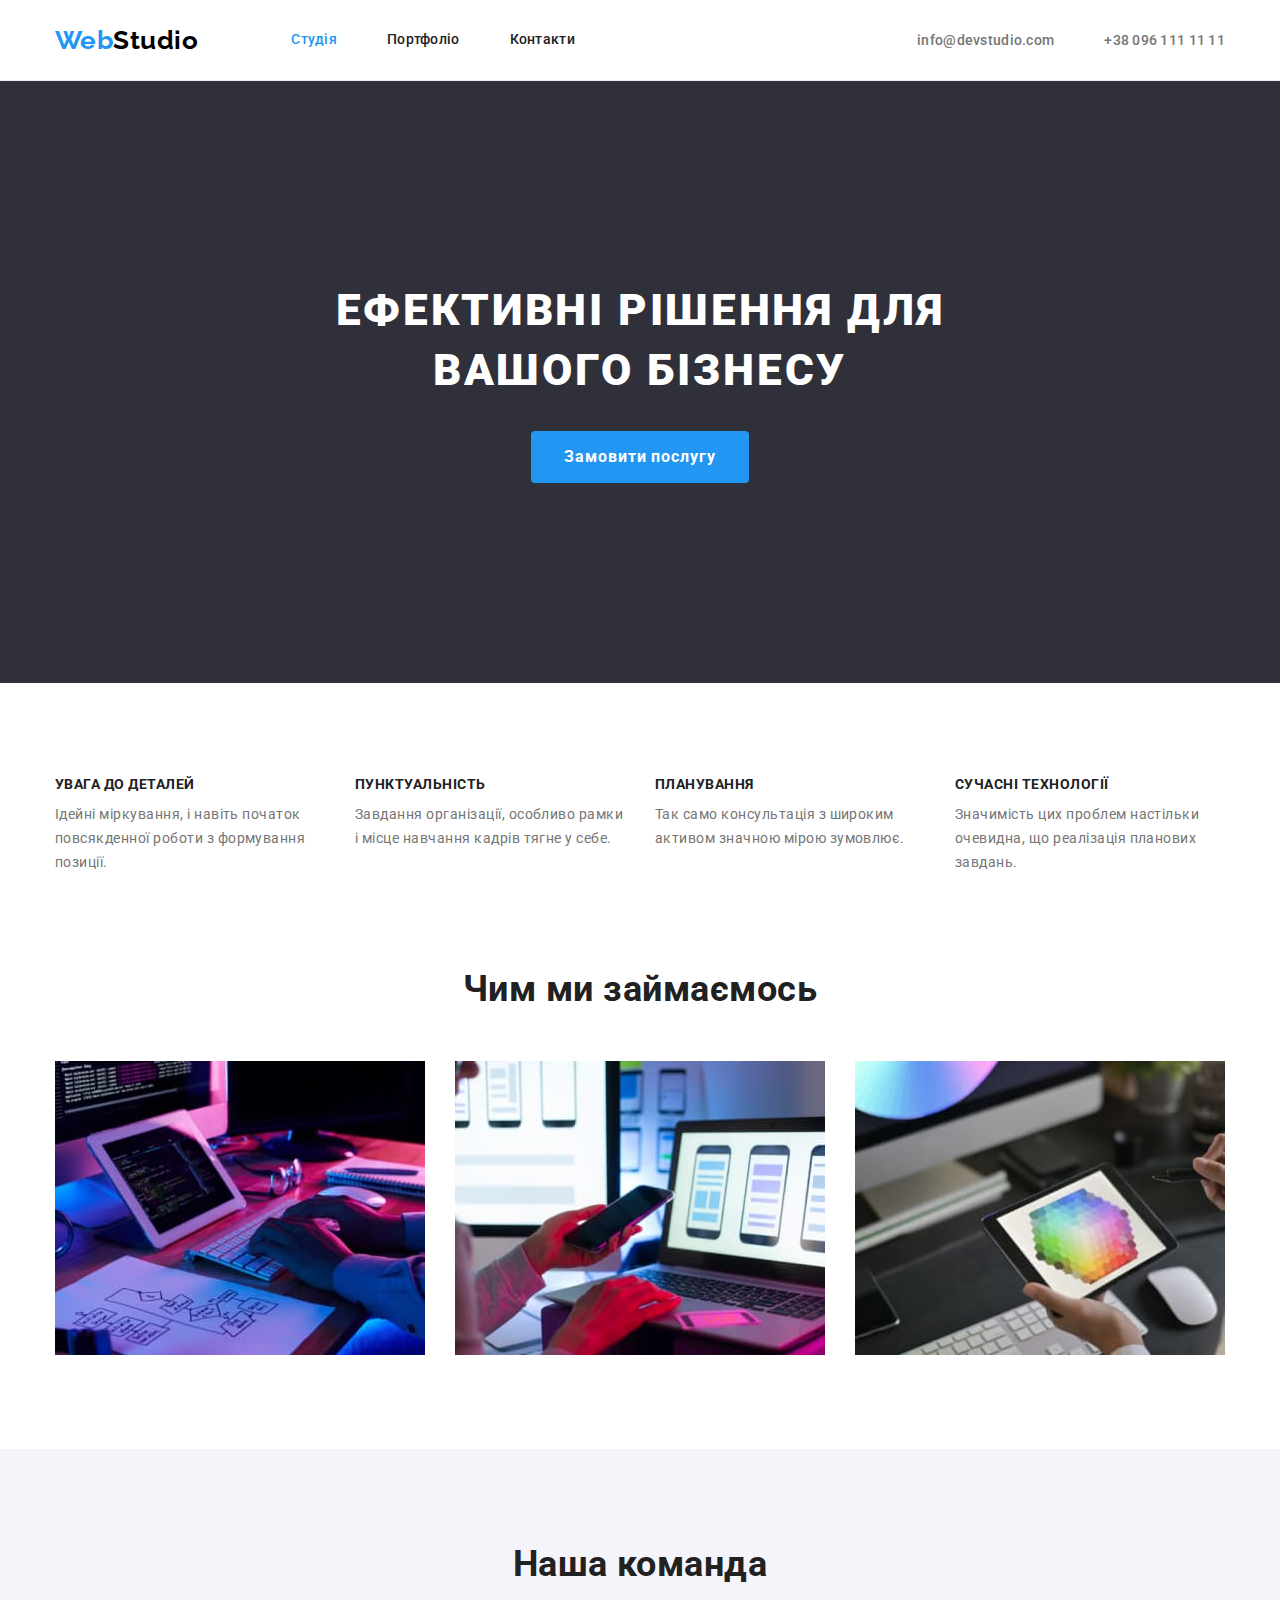
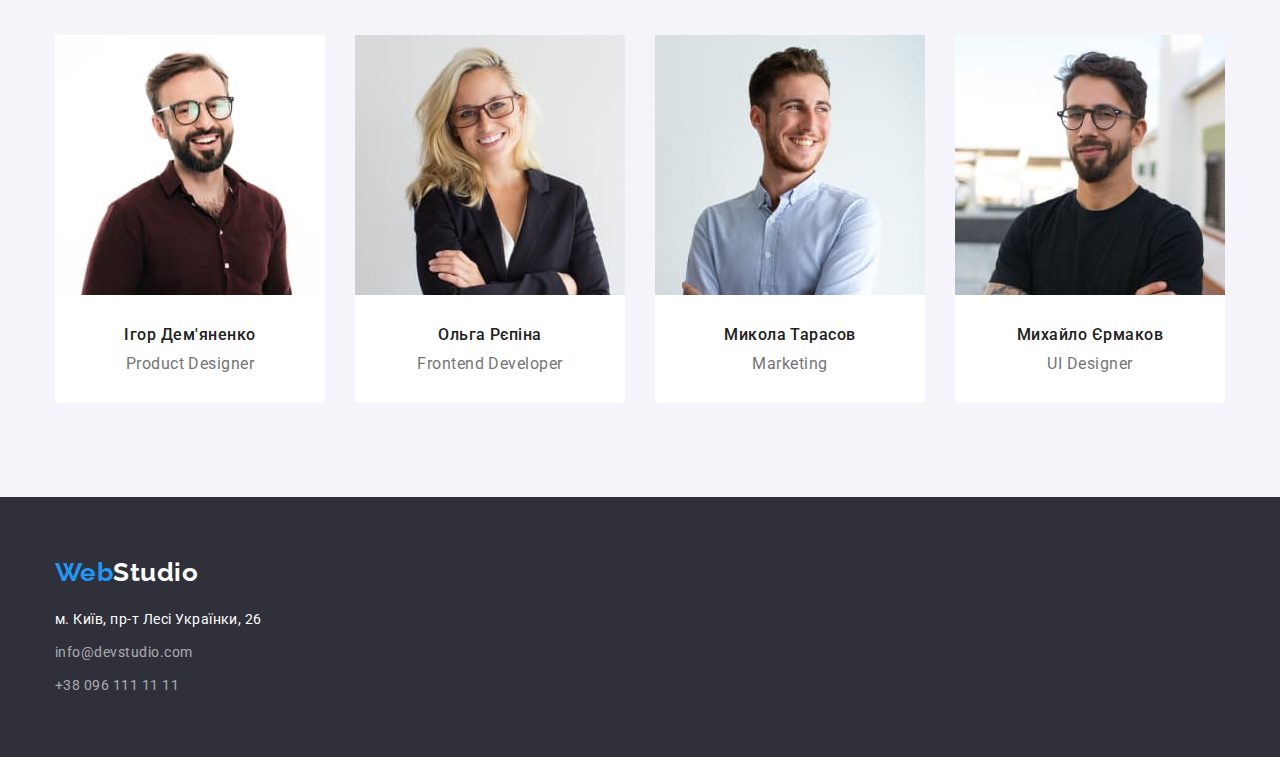
<file: index.html>
<!DOCTYPE html>
<html lang="uk">
  <head>
    <meta charset="UTF-8" />
    <meta http-equiv="X-UA-Compatible" content="IE=edge" />
    <meta name="viewport" content="width=device-width, initial-scale=1.0" />
    <title>WebStudio</title>

    <link rel="preconnect" href="https://fonts.googleapis.com" />
    <link rel="preconnect" href="https://fonts.gstatic.com" crossorigin />
    <link
      href="https://fonts.googleapis.com/css2?family=Raleway:wght@700&family=Roboto:wght@400;500;700;900&display=swap"
      rel="stylesheet"
    />
    <link
      rel="stylesheet"
      href="https://cdnjs.cloudflare.com/ajax/libs/modern-normalize/1.1.0/modern-normalize.min.css"
    />
    <link rel="stylesheet" href="./css/styles.css" />
  </head>

  <body>
    <header class="page-header">
      <div class="container">
        <div class="header-container">
      <nav class=" main-nav">
        <a href="./index.html" class="logo"
          ><span class="accent">Web</span>Studio</a
        >
        <ul class="site-nav list">
          <li class="item">
            <a href="./index.html" class="link current">Студія</a>
          </li>
          <li class="item">
            <a href="./portfolio.html" class="link">Портфоліо</a>
          </li>
          <li class="item"><a href="#" class="link">Контакти</a></li>
        </ul>
</nav>
        <ul class="contacts list">
          <li class="item">
            <a href="mailto:info@devstudio.com" class="link"
              >info@devstudio.com</a
            >
          </li>
          <li class="item">
            <a href="tel:+380961111111" class="link">+38 096 111 11 11</a>
          </li>
        </ul>
        </div>
      </div>
    </header>

    <main>
      <section class="hero">
        <div class="container">
          <h1 class="hero-title">Ефективні рішення для вашого бізнесу</h1>
          <button type="button" class="hero-button">Замовити послугу</button>
        </div>
      </section>

      <section class="benefits no-padding">
        <div class="container">
          <h2 class="visually-hidden">Наші переваги</h2>
          <ul class="benefits-list list">
            <li class="item">
              <h3 class="benefits-title">Увага до деталей</h3>
              <p class="benefits-text">
                Ідейні міркування, і навіть початок повсякденної роботи з
                формування позиції.
              </p>
            </li>
            <li class="item">
              <h3 class="benefits-title">Пунктуальність</h3>
              <p class="benefits-text">
                Завдання організації, особливо рамки і місце навчання кадрів
                тягне у себе.
              </p>
            </li>
            <li class="item">
              <h3 class="benefits-title">Планування</h3>
              <p class="benefits-text">
                Так само консультація з широким активом значною мірою зумовлює.
              </p>
            </li>
            <li class="item">
              <h3 class="benefits-title">Сучасні технології</h3>
              <p class="benefits-text">
                Значимість цих проблем настільки очевидна, що реалізація
                планових завдань.
              </p>
            </li>
          </ul>
        </div>
      </section>

      <section class="tasks">
        <div class="container">
          <h2 class="section-title">Чим ми займаємось</h2>
          <ul class="tasks-list list">
            <li class="item">
              <img
                src="./images/img1.jpg"
                alt="Програміст набирає код на клавіатурі"
                width="370"
              />
            </li>
            <li class="item">
              <img
                src="./images/img2.jpg"
                alt="Дизайнер створює дизайн мобільного додатку"
                width="370"
              />
            </li>
            <li class="item">
              <img
                src="./images/img3.jpg"
                alt="Дизайнер вибирає палітру кольорів"
                width="370"
              />
            </li>
          </ul>
        </div>
      </section>
      <section class="comand">
        <div class="container">
          <h2 class="section-title">Наша команда</h2>
          <ul class="comand-list list">
            <li class="comand-card">
              <img src="./images/img21.jpg" alt="Дизайнер" width="270" />
              <div class="comand-desc">
              <h3 class="comand-title">Ігор Дем'яненко</h3>
              <p lang="en" class="comand-text">Product Designer</p>
              </div>
            </li>
            <li class="comand-card">
              <img src="./images/img22.jpg" alt="Розробник" width="270" />
              <div class="comand-desc">
              <h3 class="comand-title">Ольга Рєпіна</h3>
              <p lang="en" class="comand-text">Frontend Developer</p>
                 </div>
            </li>
            <li class="comand-card">
              <img src="./images/img23.jpg" alt="Маркетолог" width="270" />
              <div class="comand-desc">
              <h3 class="comand-title">Микола Тарасов</h3>
              <p lang="en" class="comand-text">Marketing</p>
                </div>
            </li>
            <li class="comand-card">
              <img
                src="./images/img24.jpg"
                alt="Дизайнер користувацького інтерфейсу"
                width="270"
              />
              <div class="comand-desc">
              <h3 class="comand-title">Михайло Єрмаков</h3>
              <p lang="en" class="comand-text">UI Designer</p>
            </li>
               </div>
          </ul>
        </div>
      </section>
    </main>
    <footer class="page-footer">
      <div class="container">
        <a href="./index.html" class="logo link"
          ><span class="accent">Web</span>Studio</a
        >
        <address>
          <ul class="list">
            <li class="item">
              <a
                href="https://goo.gl/maps/CPtrU1FHBa2aNyZL9"
                target="_blank"
                rel="noopener noreferrer nofollow"
                class="adress link"
                >м. Київ, пр-т Лесі Українки, 26</a
              >
            </li>
            <li class="item">
              <a href="mailto:info@devstudio.com" class="contacts link"
                >info@devstudio.com</a
              >
            </li>
            <li class="item">
              <a href="tel:+380961111111" class="contacts link"
                >+38 096 111 11 11</a
              >
            </li>
          </ul>
        </address>
      </div>
    </footer>
  </body>
</html>
</file>
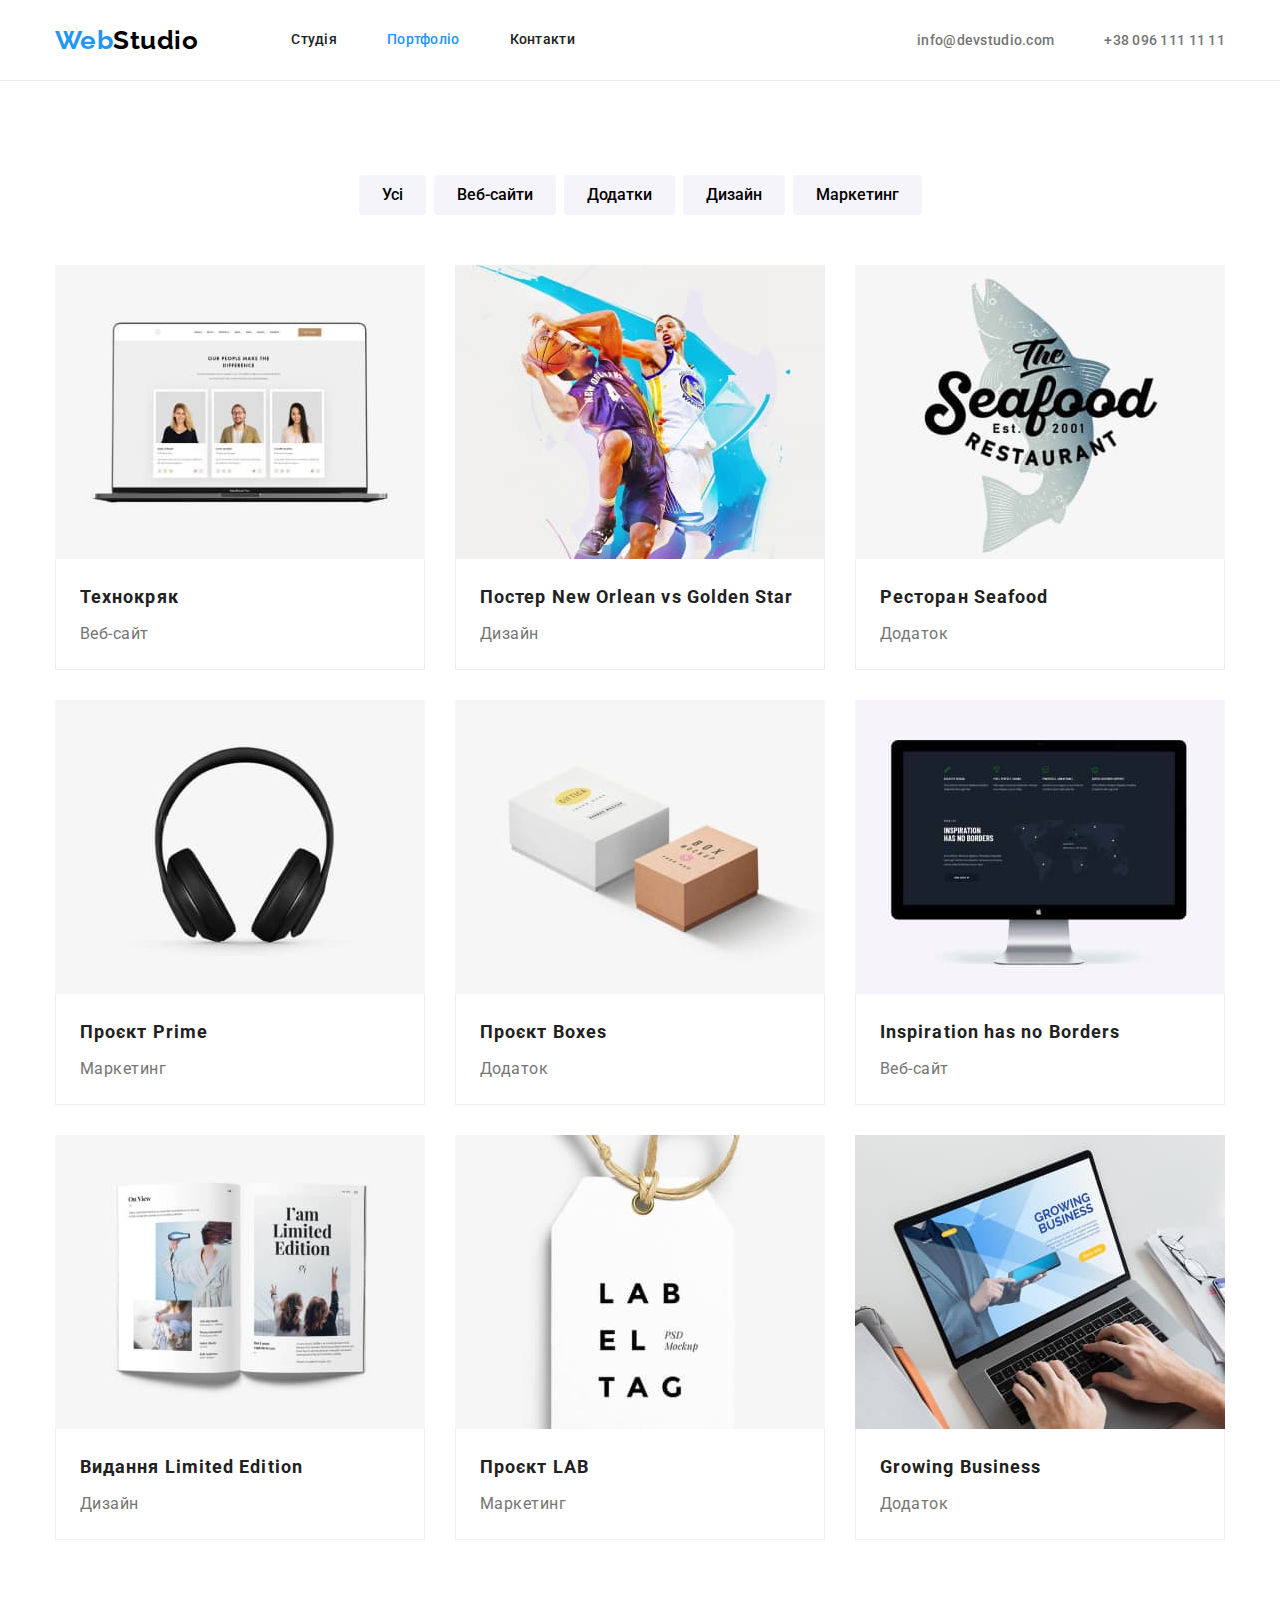
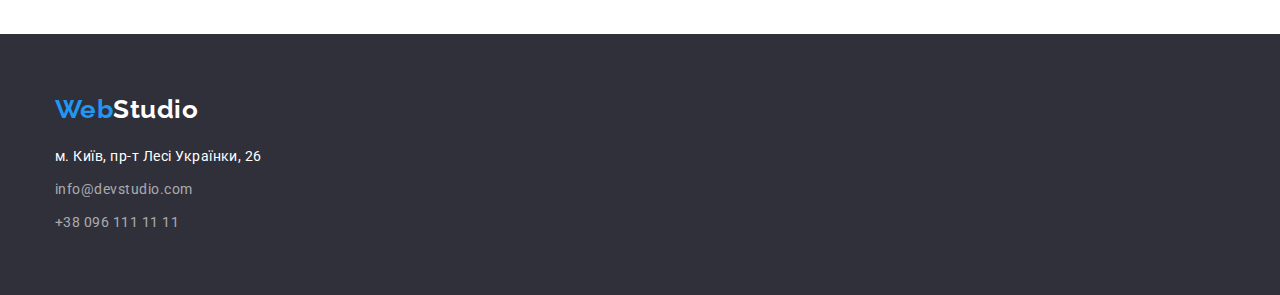
<file: portfolio.html>
<!DOCTYPE html>
<html lang="uk">
  <head>
    <meta charset="UTF-8" />
    <meta http-equiv="X-UA-Compatible" content="IE=edge" />
    <meta name="viewport" content="width=device-width, initial-scale=1.0" />
    <title>Портфоліо</title>

    <link rel="preconnect" href="https://fonts.googleapis.com" />
    <link rel="preconnect" href="https://fonts.gstatic.com" crossorigin />
    <link
      href="https://fonts.googleapis.com/css2?family=Raleway:wght@700&family=Roboto:wght@400;500;700;900&display=swap"
      rel="stylesheet"
    />
    <link
      rel="stylesheet"
      href="https://cdnjs.cloudflare.com/ajax/libs/modern-normalize/1.1.0/modern-normalize.min.css"
    />
    <link rel="stylesheet" href="./css/styles.css" />
  </head>
  <body>
    <header class="page-header">
      <div class="container">
        <div class="header-container">
      <nav class=" main-nav">
        <a href="./index.html" class="logo"
          ><span class="accent">Web</span>Studio</a
        >
        <ul class="site-nav list">
          <li class="item">
            <a href="./index.html" class="link">Студія</a>
          </li>
          <li class="item">
            <a href="./portfolio.html" class="link current">Портфоліо</a>
          </li>
          <li class="item"><a href="#" class="link">Контакти</a></li>
        </ul>
</nav>
        <ul class="contacts list">
          <li class="item">
            <a href="mailto:info@devstudio.com" class="link"
              >info@devstudio.com</a
            >
          </li>
          <li class="item">
            <a href="tel:+380961111111" class="link">+38 096 111 11 11</a>
          </li>
        </ul>
        </div>
      </div>
    </header>

    <main>
      <section class="portfolio">
        <div class="container">
          <h1 class="visually-hidden">Портфоліо</h1>
          
          <ul class="btn-list list">
            <li class="item">
              <button type="button" class="button-portfolio">Усі</button>
            </li>
            <li class="item">
              <button type="button" class="button-portfolio">Веб-сайти</button>
            </li>
            <li class="item">
              <button type="button" class="button-portfolio">Додатки</button>
            </li>
            <li class="item">
              <button type="button" class="button-portfolio">Дизайн</button>
            </li>
            <li class="item">
              <button type="button" class="button-portfolio">Маркетинг</button>
            </li>
          </ul>

          <ul class="portfolio-list list">
            <li class="portfolio-card item">
              <a href="#" class="portfolio-link"
                >
               
                <img
                  src="./images/portfolio1.jpg"
                  alt="Веб-сайт Технокряк"
                  width="370"
                />
 <div class="portfolio-desc">
                <h2 class="portfolio-title">Технокряк</h2>
                <p class="portfolio-text">Веб-сайт</p></a
              >
              </div>
            </li>
            <li class="portfolio-card item">
              <a href="#" class="portfolio-link"
                ><img
                  src="./images/portfolio2.jpg"
                  alt="Дизайн постеру баскетбольних команд"
                  width="370"
                />
                 <div class="portfolio-desc">

                <h2 class="portfolio-title">
                  Постер New Orlean vs Golden Star
                </h2>
                <p class="portfolio-text">Дизайн</p></a
              >
               </div>
            </li>
            <li class="portfolio-card item">
              <a href="#" class="portfolio-link"
                ><img
                  src="./images/portfolio3.jpg"
                  alt="Додаток ресторану"
                  width="370"
                />
                 <div class="portfolio-desc">

                <h2 class="portfolio-title">Ресторан Seafood</h2>
                <p class="portfolio-text">Додаток</p></a
              >
               </div>
            </li>

            <li class="portfolio-card item">
              <a href="#" class="portfolio-link"
                ><img
                  src="./images/portfolio4.jpg"
                  alt="Проєкт бренду навушників"
                  width="370"
                />
                 <div class="portfolio-desc">

                <h2 class="portfolio-title">Проєкт Prime</h2>
                <p class="portfolio-text">Маркетинг</p></a
              >
               </div>
            </li>
            <li class="portfolio-card item">
              <a href="" class="portfolio-link"
                ><img
                  src="./images/portfolio5.jpg"
                  alt="Додаток проєкту коробок"
                  width="370"
                />
                 <div class="portfolio-desc">

                <h2 class="portfolio-title">Проєкт Boxes</h2>
                <p class="portfolio-text">Додаток</p></a
              >
               </div>
            </li>
            <li class="portfolio-card item">
              <a href="#" class="portfolio-link"
                ><img
                  src="./images/portfolio6.jpg"
                  alt="Веб-сайт проєкту на комп'ютері"
                  width="370"
                />
                 <div class="portfolio-desc">

                <h2 class="portfolio-title">Inspiration has no Borders</h2>
                <p class="portfolio-text">Веб-сайт</p></a
              >
               </div>
            </li>
            <li class="portfolio-card item">
              <a href="#" class="portfolio-link"
                ><img
                  src="./images/portfolio7.jpg"
                  alt="Дизайн видання журналу"
                  width="370"
                />
                 <div class="portfolio-desc">

                <h2 class="portfolio-title">Видання Limited Edition</h2>
                <p class="portfolio-text">Дизайн</p></a
              >
               </div>
            </li>
            <li class="portfolio-card item">
              <a href="#" class="portfolio-link"
                ><img
                  src="./images/portfolio8.jpg"
                  alt="Маркетинг проєкту Лаб"
                  width="370"
                />
                 <div class="portfolio-desc">

                <h2 class="portfolio-title">Проєкт LAB</h2>
                <p class="portfolio-text">Маркетинг</p></a
              >
               </div>
            </li>
            <li class="portfolio-card item">
              <a href="#" class="portfolio-link"
                ><img
                  src="./images/portfolio9.jpg"
                  alt="Додаток для бізнесу"
                  width="370"
                />
                 <div class="portfolio-desc">

                <h2 class="portfolio-title">Growing Business</h2>
                <p class="portfolio-text">Додаток</p></a
              >
               </div>
            </li>
          </ul>
        </div>
      </section>
    </main>
    <footer class="page-footer">
      <div class="container">
        <a href="./index.html" class="logo link"
          ><span class="accent">Web</span>Studio</a
        >
        <address>
          <ul class="list">
            <li class="item">
              <a
                href="https://goo.gl/maps/CPtrU1FHBa2aNyZL9"
                target="_blank"
                rel="noopener noreferrer nofollow"
                class="adress link"
                >м. Київ, пр-т Лесі Українки, 26</a
              >
            </li>
            <li class="item">
              <a href="mailto:info@devstudio.com" class="contacts link"
                >info@devstudio.com</a
              >
            </li>
            <li class="item">
              <a href="tel:+380961111111" class="contacts link"
                >+38 096 111 11 11</a
              >
            </li>
          </ul>
        </address>
      </div>
    </footer>
  </body>
</html>
</file>
<file: css/styles.css>
:root {
  --primary-text-color: #212121;
  --secondary-text-color: #757575;
  --footer-text-color: rgba(255, 255, 255, 0.6);
  --accent-color: #2196f3;
  --accent-hero-color: #188ce8;
  --logo-color: #000000;
  --white-color: #ffffff;
  --ashen-color: #f5f4fa;
  --background-color: #f5f5f5;
  --hero-bgd-color: #2f303a;
  --header-border-color: #ececec;
  --portfolio-border-color: #eeeeee;
}

body {
  background-color: var(--white-color);
  color: var(--primary-text-color);
  font-family: Roboto, sans-serif;
  letter-spacing: 0.03em;
}

.visually-hidden {
  position: absolute;
  white-space: nowrap;
  width: 1px;
  height: 1px;
  overflow: hidden;
  border: 0;
  padding: 0;
  clip: rect(0 0 0 0);
  clip-path: inset(50%);
  margin: -1px;
}

img {
  display: block;
  max-width: 100%;
  height: auto;
}

.container {
  width: 100%;
  max-width: 1200px;
  padding-left: 15px;
  padding-right: 15px;
  margin: 0 auto;
}

.benefits.no-padding {
  padding-bottom: 0;
}

.page-header {
  background-color: var(--white-color);
  border-bottom: 1px solid var(--header-border-color);
}

.header-container {
  display: flex;
  align-items: center;
}

.main-nav {
  display: flex;
  align-items: center;
}

.logo {
  color: var(--logo-color);
  font-family: Raleway, sans-serif;
  font-weight: 700;
  font-size: 26px;
  line-height: 1.19;
  text-decoration: none;
}

.accent {
  color: var(--accent-color);
}

.logo:hover {
  color: var(--accent-color);
}

.list {
  padding: 0;
  margin: 0;
  list-style: none;
}

.site-nav {
  display: flex;
  margin-left: 93px;
}
.site-nav .item:not(:last-child) {
  margin-right: 50px;
}

.site-nav .link {
  display: block;
  padding-top: 32px;
  padding-bottom: 32px;

  color: var(--primary-text-color);

  font-weight: 500;
  font-size: 14px;
  line-height: 1.14;
  letter-spacing: 0.02em;
  text-decoration: none;
}
.site-nav .link:hover,
.site-nav .link:focus {
  color: var(--accent-color);
}

.site-nav .link.current {
  color: var(--accent-color);
}

.contacts {
  display: flex;
  margin-left: auto;
}

.contacts .item + .item {
  margin-left: 50px;
}
.contacts .link {
  color: var(--secondary-text-color);
  font-weight: 500;
  font-size: 14px;
  line-height: 1.14;
  letter-spacing: 0.02em;
  text-decoration: none;
}
.contacts .link:hover,
.contacts .link:focus {
  color: var(--accent-color);
}

section {
  padding-top: 94px;
  padding-bottom: 94px;
}

section.hero {
  padding-top: 200px;
  padding-bottom: 200px;
}

.hero .container {
  max-width: 696px;
}

.hero {
  background-color: var(--hero-bgd-color);
  text-align: center;
}
.hero-title {
  color: var(--white-color);
  font-weight: 900;
  font-size: 44px;
  line-height: 1.36;
  letter-spacing: 0.06em;
  text-transform: uppercase;

  margin-top: 0;
  margin-bottom: 30px;
}
.hero-button {
  background-color: var(--accent-color);
  color: var(--white-color);
  font-family: inherit;
  font-weight: 700;
  font-size: 16px;
  line-height: 1.88;
  letter-spacing: 0.06em;
  cursor: pointer;

  padding: 10px 32px;

  min-width: 216px;

  border-radius: 4px;
  border: 1px solid transparent;
}
.hero-button:hover,
.hero-button:focus {
  background-color: var(--accent-hero-color);
}

.benefits-list {
  display: flex;
}

.benefits-list .item {
  width: 270px;
}

.benefits-list .item:not(:last-child) {
  margin-right: 30px;
}
.benefits-title {
  font-weight: 700;
  font-size: 14px;
  line-height: 1.14;
  text-transform: uppercase;

  margin-top: 0;
  margin-bottom: 10px;
}
.benefits-text {
  font-size: 14px;
  line-height: 1.71;
  color: var(--secondary-text-color);

  margin-top: 0;
  margin-bottom: 0px;
}

.section-title {
  font-weight: 700;
  font-size: 36px;
  line-height: 1.17;

  margin-top: 0;
  margin-bottom: 50px;

  text-align: center;
}

.tasks-list {
  display: flex;
}

.tasks-list .item:not(:last-child) {
  margin-right: 30px;
}

.comand {
  background-color: var(--ashen-color);
}
.comand-card {
  background-color: var(--white-color);

  border-radius: 0px 0px 4px 4px;
}

.comand-card:not(:last-child) {
  margin-right: 30px;
}

.comand-list {
  display: flex;
}

.comand-title {
  font-weight: 500;
  font-size: 16px;
  line-height: 1.19;

  margin-top: 0;
  margin-bottom: 10px;

  text-align: center;
}
.comand-text {
  color: var(--secondary-text-color);
  font-size: 16px;
  line-height: 1.19;

  margin-top: 0;
  margin-bottom: 0;

  text-align: center;
}

.comand-desc {
  padding: 30px 0;
}

.page-footer {
  background-color: var(--hero-bgd-color);

  font-size: 14px;
  line-height: 1.71;

  padding-top: 60px;
  padding-bottom: 60px;
}

.page-footer .logo {
  display: block;
  margin-bottom: 20px;

  color: var(--white-color);
}

.page-footer .adress {
  color: var(--white-color);
  text-decoration: none;
  font-style: normal;
}

.page-footer .contacts {
  color: var(--footer-text-color);
  text-decoration: none;
  font-style: normal;
}

.page-footer .item:not(:last-child) {
  margin-bottom: 9px;
}

.btn-list {
  display: flex;
  justify-content: center;
  margin-bottom: 50px;
}

.btn-list .item:not(:last-child) {
  margin-right: 8px;
}

.page-footer .link:hover,
.page-footer .link:focus {
  color: var(--accent-color);
}

.button-portfolio {
  background-color: var(--ashen-color);
  font-family: inherit;
  font-weight: 500;
  font-size: 16px;
  line-height: 1.62;
  cursor: pointer;

  border-radius: 4px;
  border: 1px solid transparent;

  padding: 6px 22px;
}

.button-portfolio:hover,
.button-portfolio:focus {
  background-color: var(--accent-color);
  color: var(--white-color);
}

.portfolio-list {
  display: flex;
  flex-wrap: wrap;
}

.portfolio-card {
  background-color: var(--white-color);

  max-width: 370px;
  margin-right: 30px;
  margin-bottom: 30px;
}

.portfolio-card:nth-child(3n) {
  margin-right: 0;
}

.portfolio-card:nth-last-child(-n + 3) {
  margin-bottom: 0;
}

.portfolio .portfolio-title {
  color: var(--primary-text-color);
  font-weight: 700;
  font-size: 18px;
  line-height: 2;
  letter-spacing: 0.06em;

  margin-top: 0;
  margin-bottom: 4px;
}

.portfolio-desc {
  padding: 20px 24px;
  border: 1px solid var(--portfolio-border-color);
  border-top: 0;
}

.portfolio .portfolio-text {
  margin-top: 0;
  margin-bottom: 0;
  color: var(--secondary-text-color);
  font-size: 16px;
  line-height: 1.88;
}
.portfolio-link {
  text-decoration: none;
}
</file>
